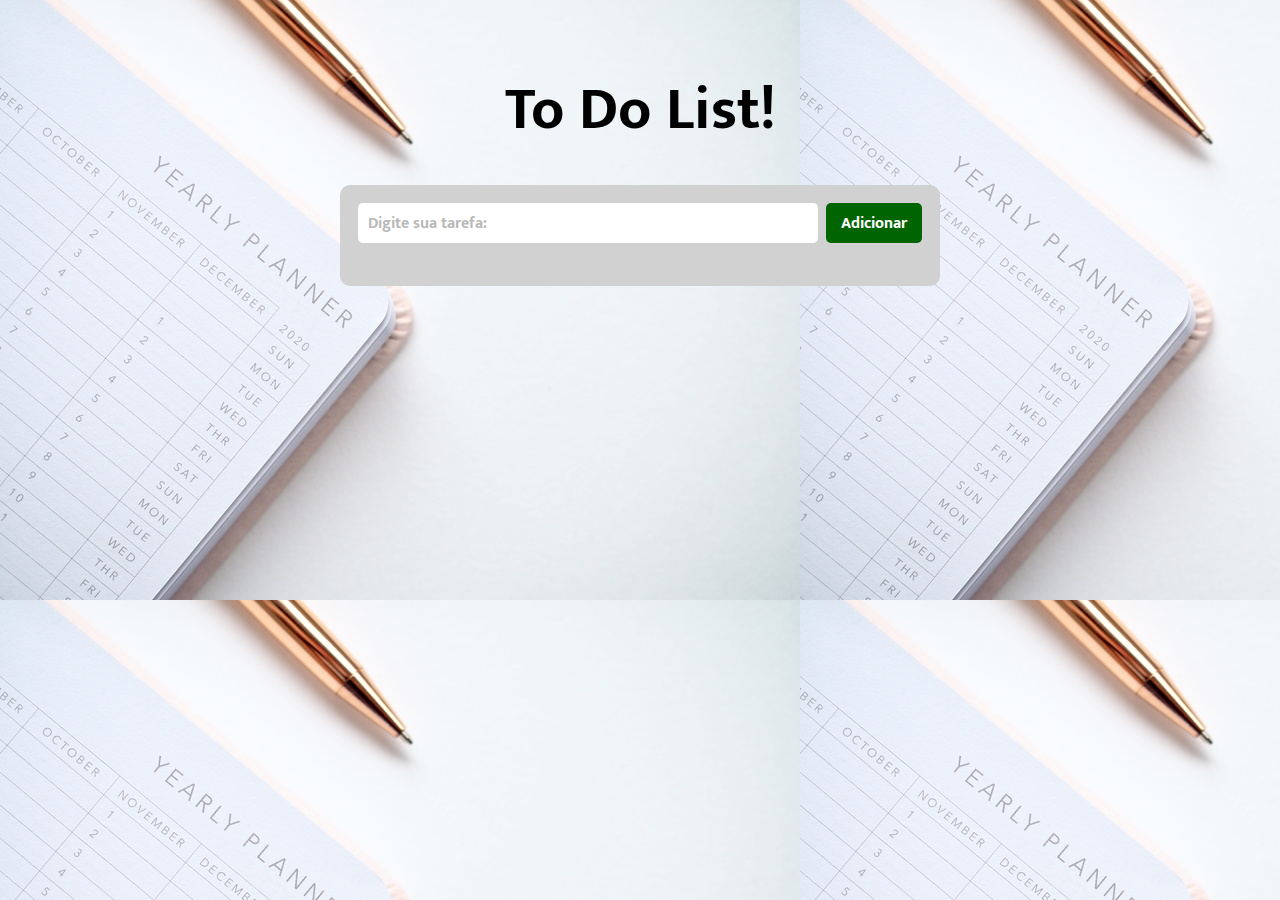
<file: Projeto To Do/index.html>
<!DOCTYPE html>
<html lang="pt-br">

<head>
    <meta charset="UTF-8">
    <meta http-equiv="X-UA-Compatible" content="IE=edge">
    <meta name="viewport" content="width=device-width, initial-scale=1.0">
    <link rel="stylesheet" href="styles.css">
    <link rel="preconnect" href="https://fonts.googleapis.com">
    <link rel="preconnect" href="https://fonts.gstatic.com" crossorigin>
    <link href="https://fonts.googleapis.com/css2?family=Mukta:wght@300;700&display=swap" rel="stylesheet">
    <title>To Do List!</title>
</head>

<body>
    <h1>To Do List!</h1>
    <div class="container">
        <input class="input-task" placeholder="Digite sua tarefa:">
        <button class="button-task">Adicionar</button>
        <ul class="list-task"></ul>
    </div>

</body>

<script src="script.js"></script>

</html>
</file>
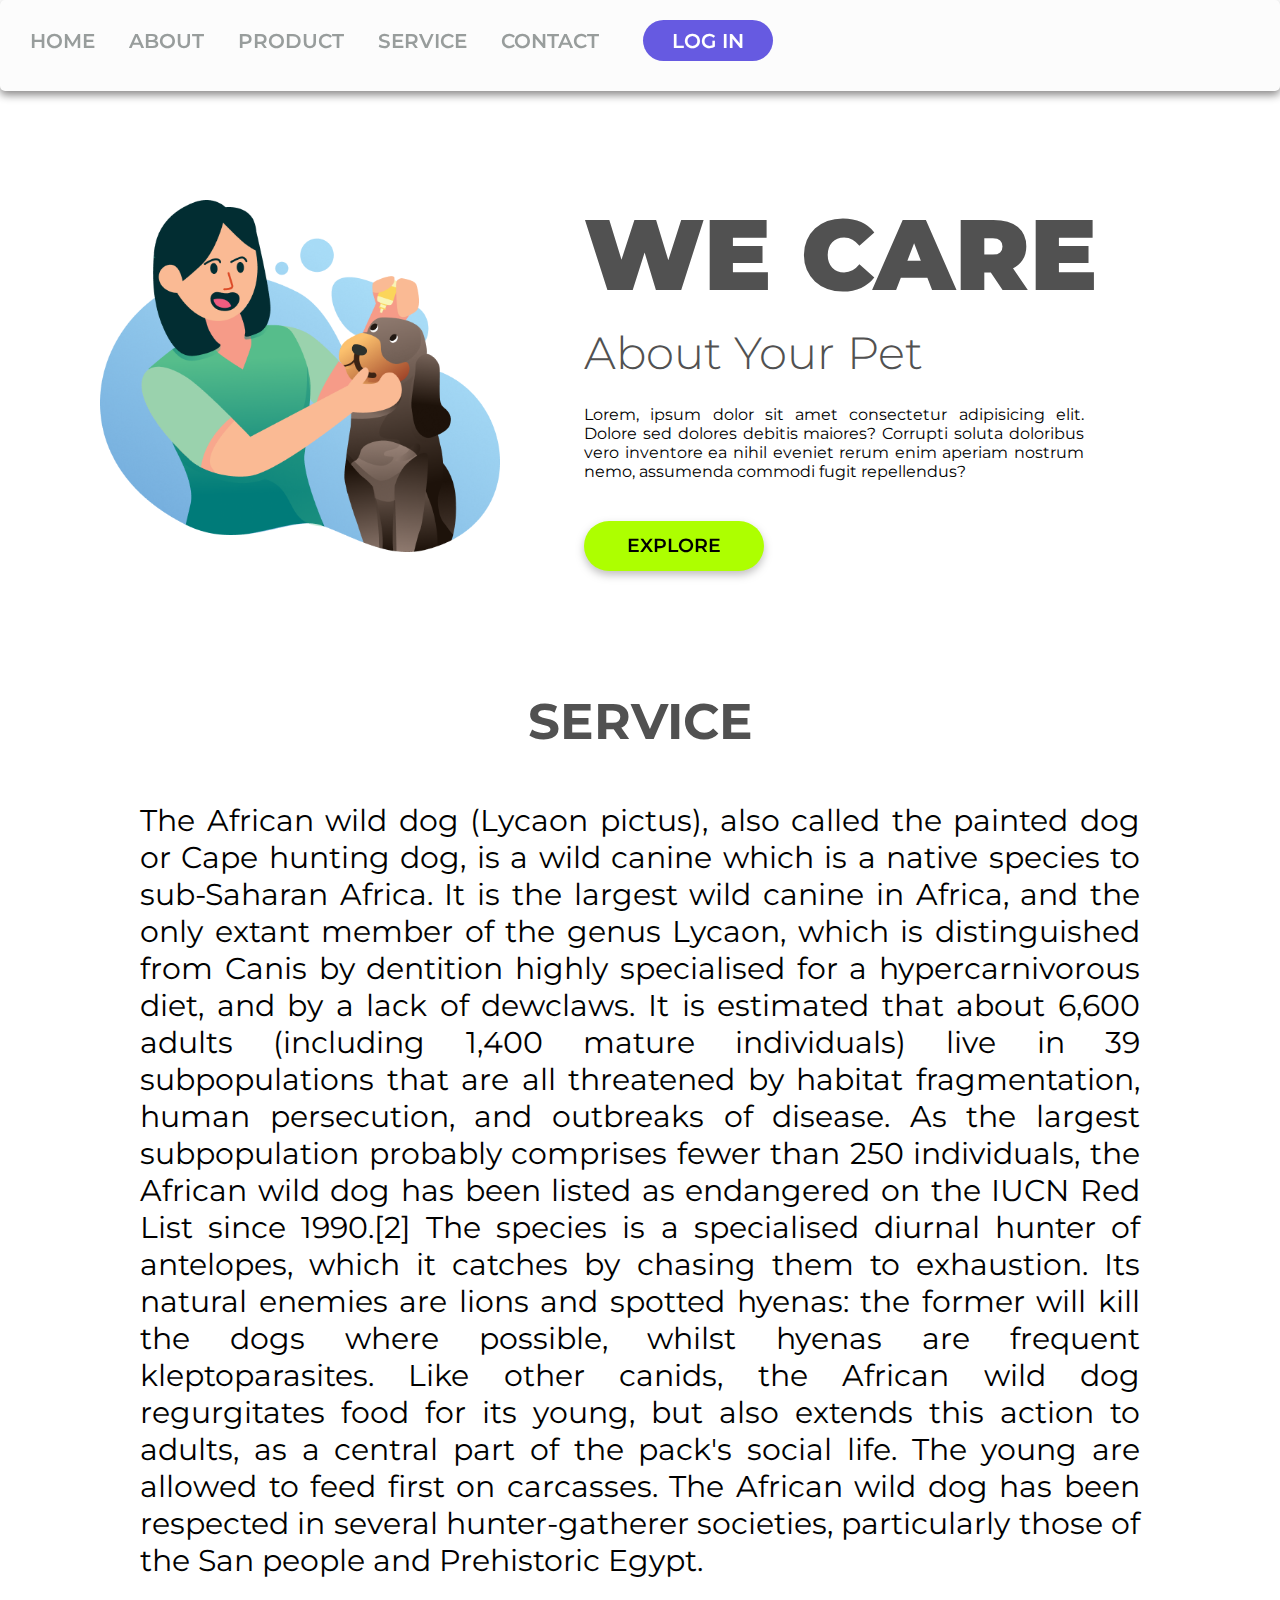
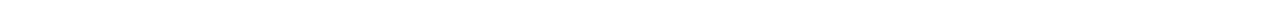
<file: CSS/01/index.html>
<!DOCTYPE html>
<html lang="pt-br">
<head>
    <meta charset="UTF-8">
    <meta http-equiv="X-UA-Compatible" content="IE=edge">
    <meta name="viewport" content="width=device-width, initial-scale=1.0">
    <link rel="stylesheet" href="styles.css">
    <link rel="preconnect" href="https://fonts.googleapis.com">
    <link rel="preconnect" href="https://fonts.gstatic.com" crossorigin>
    <link href="https://fonts.googleapis.com/css2?family=Montserrat:wght@300;700;900&display=swap" rel="stylesheet">
    <title>WE CARE - Solutions a Dog!</title>
</head>
<body>
    <header>
        <a class="box">HOME</a>
        <a class="box">ABOUT</a>
        <a class="box">PRODUCT</a>
        <a class="box">SERVICE</a>
        <a class="box">CONTACT</a>
        <button id="button-log">LOG IN</button>
    </header>
    <main>
        <img class="image-logo" src="./Illustration 2.png" alt="logo-image">
        <section>
        <h1>WE CARE</h1>
        <h3>About Your Pet</h3>
        <p>Lorem, ipsum dolor sit amet consectetur adipisicing elit. Dolore sed dolores debitis maiores? Corrupti soluta doloribus vero inventore ea nihil eveniet rerum enim aperiam nostrum nemo, assumenda commodi fugit repellendus?</p>
        <button id="button-exp">EXPLORE</button>
        </section>
            <div>
                <h2>SERVICE</h2>
                <p class="text">The African wild dog (Lycaon pictus), also called the painted dog or Cape hunting dog, is a wild canine which is a native species to sub-Saharan Africa. It is the largest wild canine in Africa, and the only extant member of the genus Lycaon, which is distinguished from Canis by dentition highly specialised for a hypercarnivorous diet, and by a lack of dewclaws. It is estimated that about 6,600 adults (including 1,400 mature individuals) live in 39 subpopulations that are all threatened by habitat fragmentation, human persecution, and outbreaks of disease. As the largest subpopulation probably comprises fewer than 250 individuals, the African wild dog has been listed as endangered on the IUCN Red List since 1990.[2]
                    The species is a specialised diurnal hunter of antelopes, which it catches by chasing them to exhaustion. Its natural enemies are lions and spotted hyenas: the former will kill the dogs where possible, whilst hyenas are frequent kleptoparasites. 
                    Like other canids, the African wild dog regurgitates food for its young, but also extends this action to adults, as a central part of the pack's social life. The young are allowed to feed first on carcasses.     
                    The African wild dog has been respected in several hunter-gatherer societies, particularly those of the San people and Prehistoric Egypt.
                </p>
            </div>
    </main>
</body>
</html>
</file>
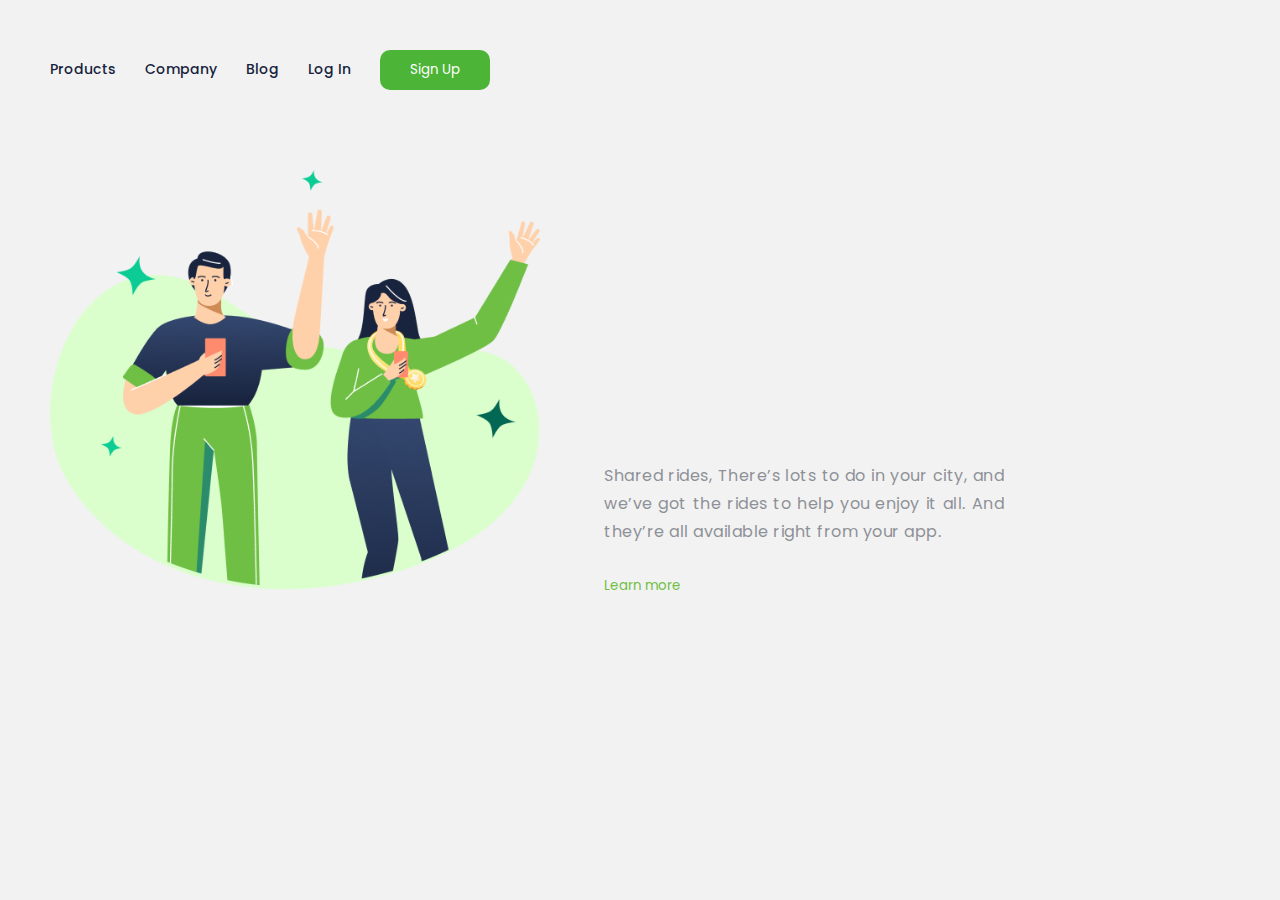
<file: CSS/02/index.html>
<!DOCTYPE html>
<html lang="pt-br">
<head>
    <meta charset="UTF-8">
    <meta http-equiv="X-UA-Compatible" content="IE=edge">
    <meta name="viewport" content="width=device-width, initial-scale=1.0">
    <link rel="preconnect" href="https://fonts.googleapis.com">
    <link rel="preconnect" href="https://fonts.gstatic.com" crossorigin>
    <link href="https://fonts.googleapis.com/css2?family=Poppins:wght@300;800&display=swap" rel="stylesheet">
    <link rel="preconnect" href="https://fonts.googleapis.com">
    <link rel="preconnect" href="https://fonts.gstatic.com" crossorigin>
    <link href="https://fonts.googleapis.com/css2?family=Poppins:wght@500&display=swap" rel="stylesheet">
    <link rel="stylesheet" href="styles.css">
    <title>App Location</title>
</head>
<body>
    <header>
        <a class="box">Products</a>
        <a class="box">Company</a>
        <a class="box">Blog</a>
        <a class="box">Log In</a>
        <button id="button-sign">Sign Up</button>
    </header>
        <img class="image-logo" src="./(Positive) Congratulation You get 40 point for your ride.png" alt="image-logo">
        <section>
            <p>Shared rides, There’s lots to do in your city, and we’ve got the rides to help you enjoy it all. And they’re all available right from your app.</p>
            <button id="button-more">Learn more</button>
        </section>
</body>
</html>
</file>
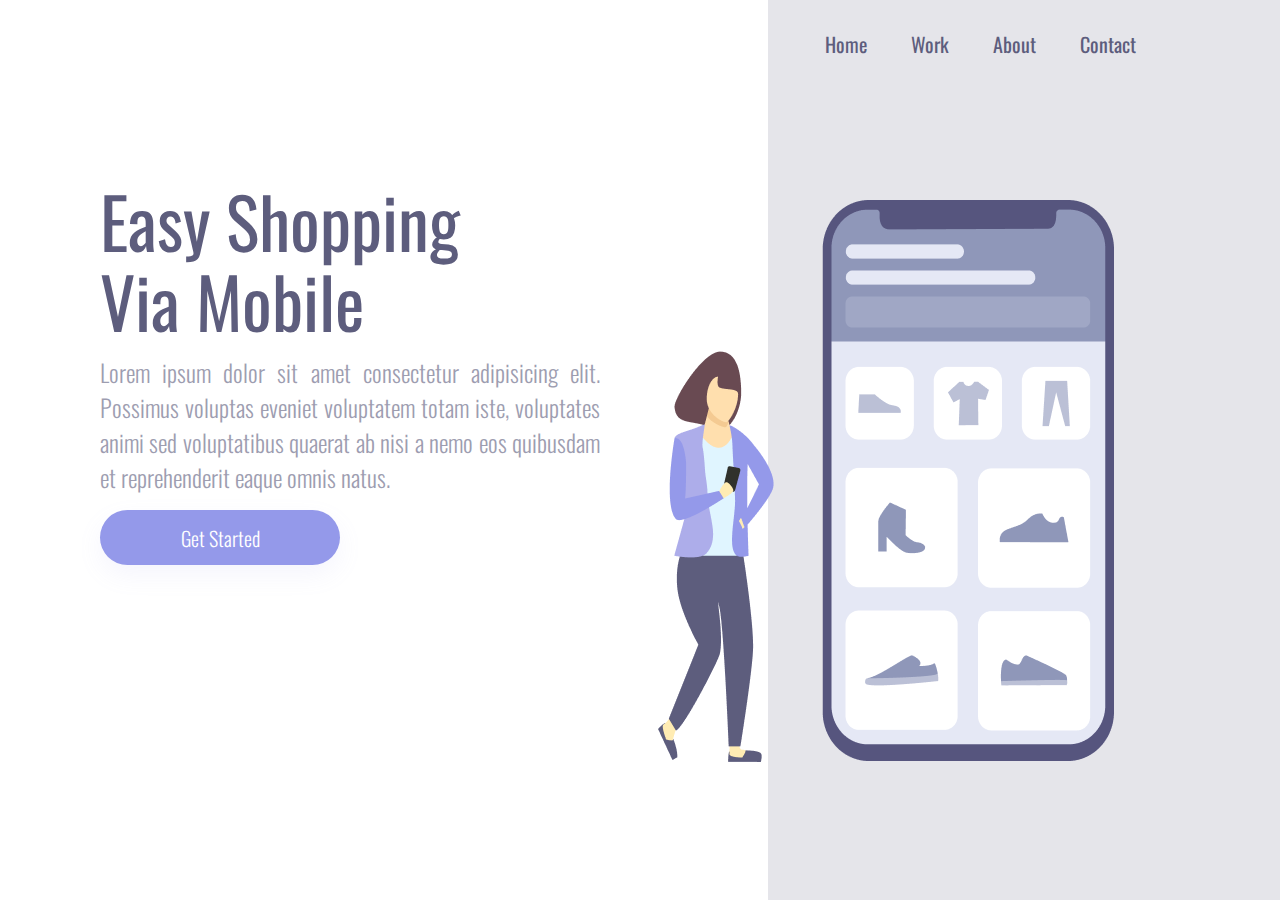
<file: CSS/03/index.html>
<!DOCTYPE html>
<html lang="pt-br">
<head>
    <meta charset="UTF-8">
    <meta http-equiv="X-UA-Compatible" content="IE=edge">
    <meta name="viewport" content="width=device-width, initial-scale=1.0">
    <link rel="stylesheet" href="styles.css">
    <link rel="preconnect" href="https://fonts.googleapis.com">
    <link rel="preconnect" href="https://fonts.gstatic.com" crossorigin>
    <link href="https://fonts.googleapis.com/css2?family=Oswald:wght@300;500;700&family=Poppins:wght@500&display=swap" rel="stylesheet">
    <title>Easy Shopping - Marketship</title>
</head>
<body>
    <div class="wrapper">
        <section class="container-left">
            <h2>Easy Shopping <br>Via Mobile</h2>
            <p>Lorem ipsum dolor sit amet consectetur adipisicing elit. Possimus voluptas eveniet voluptatem totam iste, voluptates animi sed voluptatibus quaerat ab nisi a nemo eos quibusdam et reprehenderit eaque omnis natus.</p>
            <button>Get Started</button>
        </section>
        <section class="container-rigth">
            <header>
                <a>Home</a>
                <a>Work</a>
                <a>About</a>
                <a>Contact</a>
            </header>
                <img src="./Illustration-3-3.png" alt="woman">
        </section>
    </div>
</body>
</html>
</file>
<file: Projeto To Do/styles.css>
* {
    margin: 0;
    padding: 0;
    box-sizing: border-box;
    font-family: 'Mukta', sans-serif;
    outline: none;
}

h1 {
    color: #000;
    font-size: 60px;
    margin: 60px auto 0;
    text-align: center;
}

body {
    background: url("./img/back.jpg");
}

.container {
    background-color: #d1d1d1;
    width: 600px;
    border-radius: 10px;
    padding: 18px;
    margin: 25px auto 0;
}

.input-task {
    border: none;
    border-radius: 5px;
    width: 460px;
    height: 40px;
    padding-left: 10px;
    font-size: 16px;
}

::placeholder {
    opacity: 0.5;
    font-weight: bold;
}

.button-task {
    border: none;
    border-radius: 5px;
    height: 40px;
    background-color: darkgreen;
    color: #ffff;
    font-size: 16px;
    padding: 0 15px;
    float: right;
    cursor: pointer;
    font-weight: 700;
}

.button-task:hover {
    opacity: 0.8;
}


.list-task {
    width: 100%;
    list-style: none;
    margin-top: 25px;
}

.task {
    background-color: #f2f2f2;
    box-shadow: 1px 4px 10px rgba(0, 0, 0, 0.2);
    height: 35px;
    display: flex;
    align-items: center;
    justify-content: space-between;
    padding: 0 15px;
    border-radius: 5px;
    margin-bottom: 8px;
}

img {
    height: 25px;
    opacity: 0;
    transition: opacity 0.4s ease-in-out;
}

.task:hover img {
    opacity: 1;
    cursor: pointer;
}

.done {
    background-color: green;
    text-decoration: solid;
    color:#ffff;
}
</file>
<file: CSS/01/styles.css>
* {
    box-sizing: border-box;
    margin: 0;
    padding: 0;
    font-family: 'Montserrat', sans-serif;
}

header {
    margin: 0px 0px 110px 0px;
    display: block;
    padding-top: 20px;
    padding-bottom: 30px;
    background: #fcfcfc;
    width: 100%;
    border-radius: 5px;
    position: fixed;
    top: 0px;
    filter: drop-shadow(0px 4px 4px rgba(3, 0, 0, 0.466));
}



section {
    display: inline-block;
    margin-left: 80px;
    width: 600px;
}

h1 {
    font-size: 100px;
    font-weight: 900;
    color: #515151;
    display: inline-block;
    line-height: 122px;
}

h3 {
    font-size: 45px;
    margin-top: 10px;
    font-weight: 300;
    color: #515151;
}

p {
    text-align: justify;
    width: 500px;
    margin-top: 25px;
    margin-bottom: 30px;
}

h2 {
    margin-top: 120px;
    margin-bottom: 50px;
    font-size: 50px;
    text-align: center;
    color: #515151;
}

.text {
    font-size: 30px;
    margin-left: 140px;
    width: 1000px;
}

.box {
    font-weight: 600;
    font-size: 20px;
    line-height: 29px;
    margin-left: 30px;
    color: #989D9C;
    cursor: pointer;
    display: inline-block;
}

#button-log {
    width: 130px;
    height: 41px;
    margin-left: 40px;
    background-color: #665AE1;
    border-radius: 20.5px;
    color: #FFFFFF;
    border: none;
    font-size: 20px;
    font-weight: 600;
    cursor: pointer;
    opacity: 1;
}

#button-log:hover {
    opacity: 0.8;
}

#button-exp {
    width: 180px;
    height: 50px;
    border-radius: 30px;
    background: #ADFF00;
    color: #000000;
    filter: drop-shadow(0px 4px 4px rgba(3, 0, 0, 0.25));
    border: none;
    font-size: 19px;
    font-weight: 600;
    margin-top: 10px;
    cursor: pointer;
    opacity: 1;
}

#button-exp:hover {
    opacity: 0.8;
    background: #82be00;;
}

.image-logo {
    width: 400px;
    margin-top: 200px;
    margin-left: 100px;
    display: inline-block;
    opacity: 1;
}

@media screen and (max-width: 812px) and (orientation: portrait) {
    header, p, h2 {
        display: none;
    }
    
    h1 {
        font-size: 130px;
        text-align: center;
        word-spacing: -3px;
        margin: 60px 134px 16px;
    }

    h3 {
        font-size: 70px;
        margin: 0 120px 0;
        text-align: center;
        font-weight: 300;
        color: #515151;
        width: 844px;
    }

    main {
        width: 1000px;
        height: 1000px;
    }

    section {
        display: inline-block;
        width: 1000px;
        height: 1000px;
        margin: 0 0 0 0;
    }

    #button-exp {
        display: block;
        margin: 30px auto;
        width: 400px;
        height: 90px;
        border-radius: 35px;
        font-weight: 600;
        font-size: 45px;
    }

    .image-logo {
        margin: 20px 66px 20px;
        width: 800px;
        position: relative;
        top: 30px;
        bottom: 20px;
    }
}
</file>
<file: CSS/02/styles.css>
* {
    font-family: 'Poppins', sans-serif;
    box-sizing: border-box;
    margin: 0px;
    padding: 0px;
    background: #F2F2F2;
}

header {
    margin: 50px 0px 80px 50px;
}
 
section {
    margin-left: 50px;
    display: inline-block;
}

h1 {
    font-size: 60px;
    margin-bottom: 20px;
    color: #161A49;
}

p {
    color: #4B505A;
    text-align: justify;
    width: 400px;
    line-height: 28px;
    letter-spacing: 0.5px;
    margin-bottom: 20px;
    margin-top: 5px;
    opacity: 0.6;
}

.box {
    font-size: 14px;
    font-weight: 500;
    margin-right: 25px;
    line-height: 21px;
    color: #17233D;
    cursor: pointer;
}

.image-logo {
    width: 500px;
    margin-left: 50px;
    display: inline-block;
}

#button-sign {
    width: 110px;
    height: 40px;
    background: #4CB538;
    color: #FFFFFF;
    border-radius: 10px;
    border: none;
    cursor: pointer;
}

#button-more {
    border: none;
    background: #F2F2F2;
    color: #6FBF44;
    margin-top: 10px;
    margin-bottom: 30px;
    cursor: pointer;
}

@media screen and (max-width: 600px) and (orientation: portrait) {
    * {
        box-sizing: border-box;
        margin: 0;
        padding: 0;     
    }
   
    header {
        margin: 20px 0px 0px 50px;
    }

    a {
        display: none;
    }    

    section {
        margin-top: -300px;
        margin-left: 0px;
        width: 100%;
        height: 100%;
    }
    
    #button-sign {
        margin-left: 70%;
        width: 70px;
        height: 30px;
    }

    .image-logo {
        width: 300px;
        position: relative;
        top: 300px;
        left: 35px;
        margin-left: 0;
    }

    h1 {
        font-size: 30px;
        text-align: center;
    }

    p {
        display: block;
        margin: 0 auto;
        font-size: 16px;
        text-align: justify;
        width: 80%;
    }

    #button-more {
        display: block;
        margin: 10px auto;
    }
}
</file>
<file: CSS/03/styles.css>
* {
    box-sizing: border-box;
    margin: 0;
    padding: 0;
    font-family: 'Oswald', sans-serif;
    font-weight: 300 ;
}

.wrapper {
    height: 100vh;
    width: 100vw;
}

.container-left {
    display: inline-block;
    width: 60%;
    padding: 100px;
    margin-top: 80px;
}

.container-rigth {
    display: inline-block;
    background-color: rgba(93,93,125,0.16);
    height: 100vh;
    width: 40%;
    position: absolute;
}

img {
    width: 350 px;
    position: relative;
    top: 15%;
    right: 110px;
}

h2 {
    font-size: 70px;
    line-height: 80px;
    color: #5D5D7D;
    font-weight: 400;
}

p {
    font-size: 24px;
    line-height: 35px;
    width: 500px;
    color: #5D5D7D;
    opacity: 0.6;
    margin: 15px 0;
    text-align: justify;
}

button {
    border: none;
    border-radius: 28px;
    width: 240px;
    height: 55px;
    background: #9499EA;
    box-shadow: 0px 10px 24px rgba(148, 153, 234, 0.0979959);
    font-size: 20px;
    line-height: 36px;
    text-align: center;
    color: #FFFFFF;
    cursor: pointer;
}

a {
    font-size: 20px;
    line-height: 41px;
    margin-right: 41px;
    color: #5D5D7D;
    font-weight: 400;
    cursor: pointer;
    opacity: 1;
}

a:hover {
    opacity: 0.4;
}

a:active {
    opacity: 0.8;
}

header {
    margin: 24px 0 0 57px;
}

@media screen and (max-width: 900px) {
    .container-left {
        margin: 0;
        padding: 0;
        height: 50%;
        width: 100%;
    }

    .container-rigth {
        display: block;
        height: auto;
        width: 100%;
        position: static;
        padding: 40px;
    }

    img {
        position: static;
        max-width: 90%; 
    }

    h2 {
        font-size: 36px;
        line-height: 52px;
        text-align: center;
        width: auto;
        margin: 58px 50px 0 50px;
    }

    p {
        margin: 15px 40px;
        width: auto;
        text-align: center;
        line-height: 20px;
        font-size: 12px;
        font-weight: 400;
    }

    header {
        display: none;
    }

    button {
        margin: 0 auto;
        width: 50%;
        display: block;
    }
}
</file>
